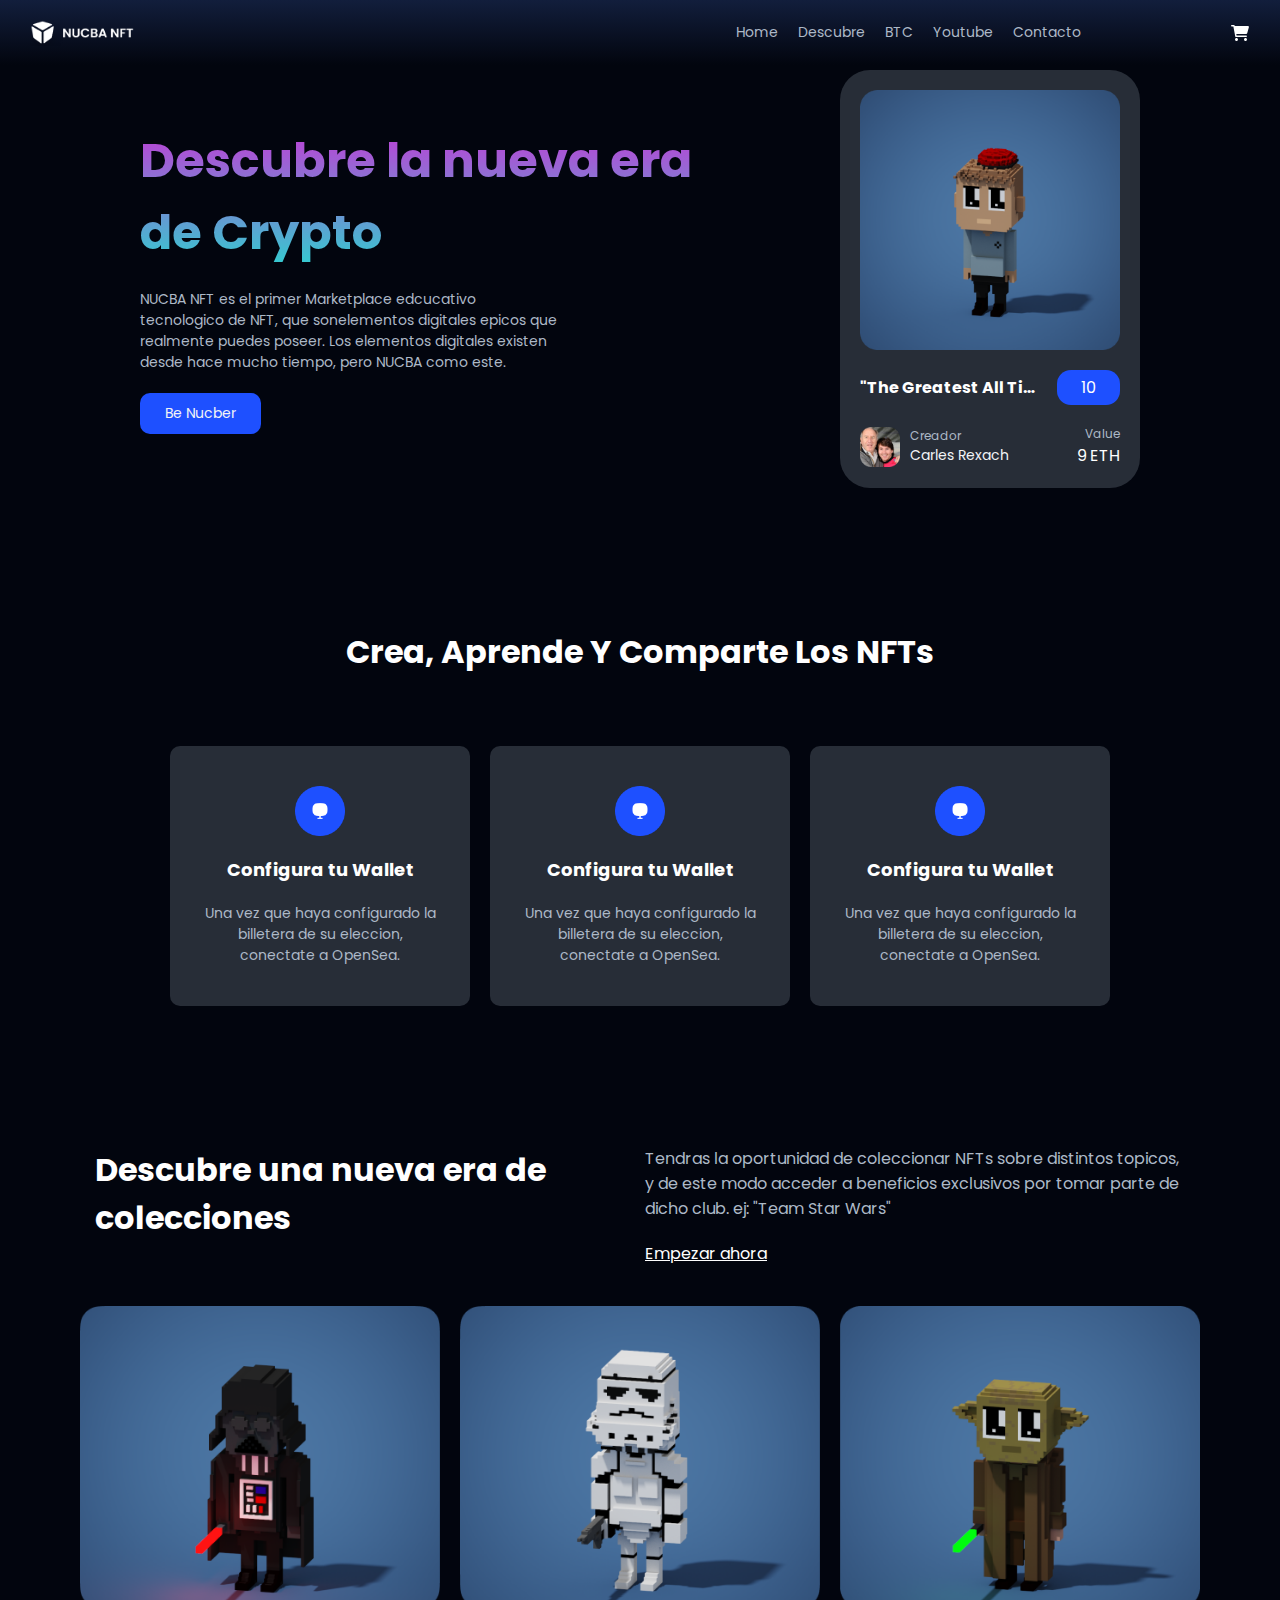
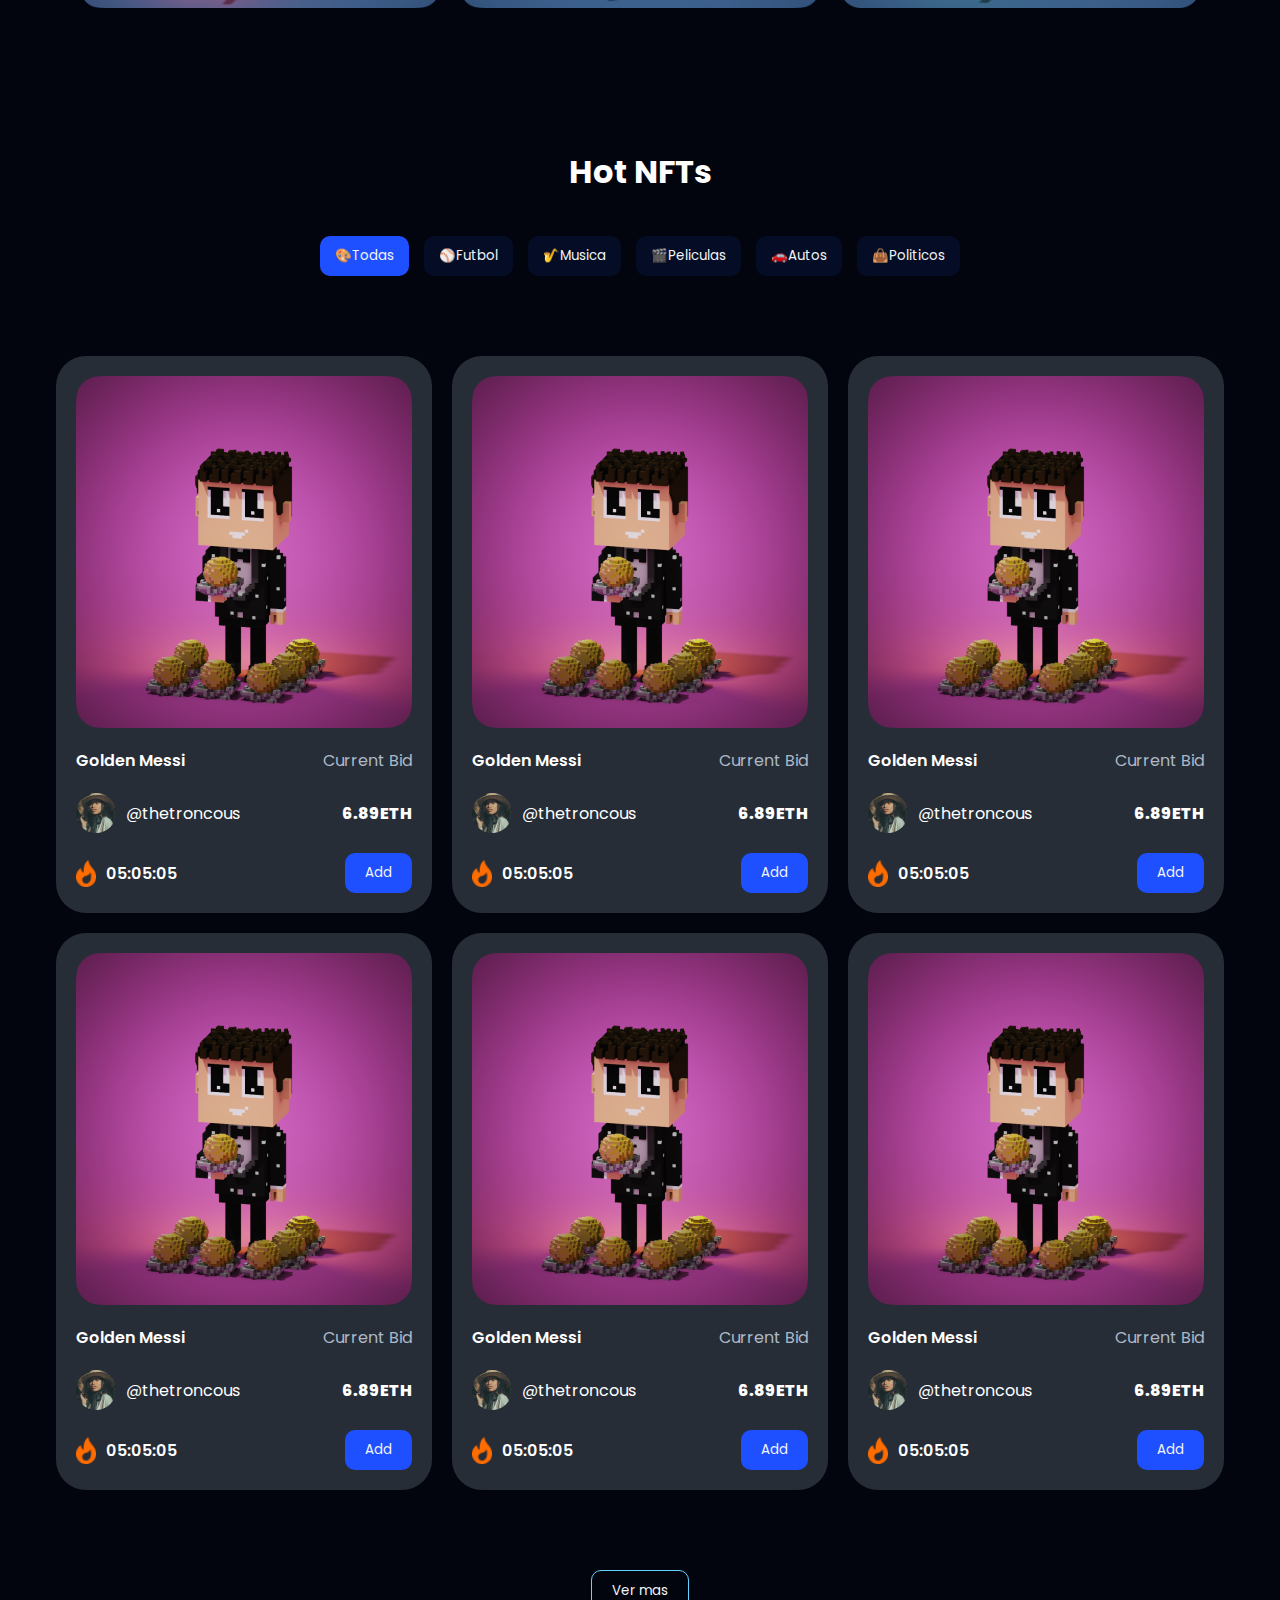
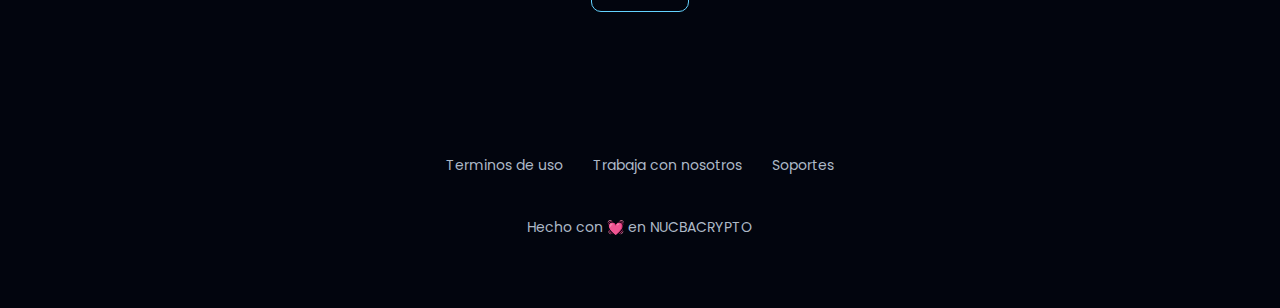
<file: index.html>
<!DOCTYPE html>
<html lang="en">
  <head>
    <meta charset="UTF-8" />
    <meta name="viewport" content="width=device-width, initial-scale=1.0" />
    <title>Nucba NFT</title>
    <link rel="stylesheet" href="./assets/style.css" />
  </head>
  <body>
    <header>
      <img src="./assets/img/logo.png" alt="logo" class="logo" />

      <nav class="navbar">
        <label for="menu-toggle" class="menu-label"
          ><img src="./assets/img/menu.png" alt="" class="menu-icon"
        /></label>
        <input type="checkbox" id="menu-toggle" />
        <ul class="navbar-list">
          <li href="#">Home</li>
          <li href="#">Descubre</li>
          <li href="#">BTC</li>
          <li href="#">Youtube</li>
          <li href="#">Contacto</li>
        </ul>
        <img src="./assets/img/cart-icon.svg" alt="carrito" class="cart-icon" />
      </nav>
    </header>
    <main>
      <!-- hero / portada -->
      <section id="hero">
        <div class="hero-info">
          <h1>Descubre la nueva era de Crypto</h1>
          <p>
            NUCBA NFT es el primer Marketplace edcucativo tecnologico de NFT,
            que sonelementos digitales epicos que realmente puedes poseer. Los
            elementos digitales existen desde hace mucho tiempo, pero
            <span>Nucba</span> como este.
          </p>
          <a href="#">Be Nucber</a>
        </div>
        <div class="hero-card">
          <img src="./assets/img/hero/hero-card.png" alt="herocart" />
          <div class="hero-card-info">
            <!-- Top -->
            <div class="hero-card-top">
              <h3>"The Greatest All Time"</h3>
              <span>10</span>
            </div>
            <!-- Bot -->
            <div class="hero-card-bottom">
              <!-- creador -->
              <div class="hero-card-creator">
                <img
                  src="./assets/img/hero/creator.png"
                  alt="imagen del usuario"
                />
                <div class="creator-info">
                  <p class="creator-title">Creador</p>
                  <p class="creator-name">Carles Rexach</p>
                </div>
              </div>
              <!-- precio -->
              <div class="hero-card-price">
                <p>Value</p>
                <span>9 ETH</span>
              </div>
            </div>
          </div>
        </div>
      </section>
      <!-- Section Info -->
      <section id="info">
        <h2><span>Crea, Aprende Y Comparte Los NFTs</span></h2>
        <div class="info-cards-container">
          <div class="info-card">
            <img src="./assets/img/info/info-icon.png" alt="Icono NFT" />
            <h3>Configura tu Wallet</h3>
            <p>
              Una vez que haya configurado la billetera de su eleccion,
              conectate a OpenSea.
            </p>
          </div>
          <div class="info-card">
            <img src="./assets/img/info/info-icon.png" alt="Icono NFT" />
            <h3>Configura tu Wallet</h3>
            <p>
              Una vez que haya configurado la billetera de su eleccion,
              conectate a OpenSea.
            </p>
          </div>
          <div class="info-card">
            <img src="./assets/img/info/info-icon.png" alt="Icono NFT" />
            <h3>Configura tu Wallet</h3>
            <p>
              Una vez que haya configurado la billetera de su eleccion,
              conectate a OpenSea.
            </p>
          </div>
        </div>
      </section>
      <!-- Section Dicover -->
      <section id="discover">
        <div class="discover-info">
          <h2>Descubre una nueva era de colecciones</h2>

          <div class="discover-text">
            <p>
              Tendras la oportunidad de coleccionar NFTs sobre distintos
              topicos, y de este modo acceder a beneficios exclusivos por tomar
              parte de dicho club. ej: "Team Star Wars"
            </p>
            <a href="#">Empezar ahora</a>
          </div>
        </div>
        <!-- contenedor 2 imagenes -->
        <div class="discover-cards">
          <img src="./assets/img/discover/darth-vader.png" alt="vader" />
          <img src="./assets/img/discover/trooper.png" alt="trooper" />
          <img src="./assets/img/discover/yoda.png" alt="yoda" />
        </div>
      </section>
      <!-- section productss -->
      <section id="products">
        <h2>Hot NFTs</h2>
        <!-- categorias -->
        <div class="categories">
          <button class="category active">🎨Todas</button>
          <button class="category">⚾Futbol</button>
          <button class="category">🎷Musica</button>
          <button class="category">🎬Peliculas</button>
          <button class="category">🚗Autos</button>
          <button class="category">👜Politicos</button>
        </div>
        <!-- products -->

        <div class="products-container">
          <!-- product 1 -->

          <div class="product">
            <img src="./assets/img/products/goldenmessi.png" alt="messi" />
            <div class="products-info">
              <!-- top -->

              <div class="product-top">
                <h3>Golden Messi</h3>
                <p>Current Bid</p>
              </div>
              <!-- mid -->

              <div class="product-mid">
                <div class="product-user">
                  <img src="./assets/img/user.png" alt="Usuario" />
                  <p>@thetroncous</p>
                </div>
                <p class="price">6.89ETH</p>
              </div>
              <!-- bot -->

              <div class="product-bot">
                <div class="offer-time">
                  <img src="./assets/img/fire.png" alt="" />
                  <p>05:05:05</p>
                </div>
                <button class="btn-add">Add</button>
              </div>
            </div>
          </div>
          <!-- product 2 -->

          <div class="product">
            <img src="./assets/img/products/goldenmessi.png" alt="messi" />
            <div class="products-info">
              <!-- top -->

              <div class="product-top">
                <h3>Golden Messi</h3>
                <p>Current Bid</p>
              </div>
              <!-- mid -->

              <div class="product-mid">
                <div class="product-user">
                  <img src="./assets/img/user.png" alt="Usuario" />
                  <p>@thetroncous</p>
                </div>
                <p class="price">6.89ETH</p>
              </div>
              <!-- bot -->

              <div class="product-bot">
                <div class="offer-time">
                  <img src="./assets/img/fire.png" alt="" />
                  <p>05:05:05</p>
                </div>
                <button class="btn-add">Add</button>
              </div>
            </div>
          </div>
          <!-- product 3 -->

          <div class="product">
            <img src="./assets/img/products/goldenmessi.png" alt="messi" />
            <div class="products-info">
              <!-- top -->

              <div class="product-top">
                <h3>Golden Messi</h3>
                <p>Current Bid</p>
              </div>
              <!-- mid -->

              <div class="product-mid">
                <div class="product-user">
                  <img src="./assets/img/user.png" alt="Usuario" />
                  <p>@thetroncous</p>
                </div>
                <p class="price">6.89ETH</p>
              </div>
              <!-- bot -->

              <div class="product-bot">
                <div class="offer-time">
                  <img src="./assets/img/fire.png" alt="" />
                  <p>05:05:05</p>
                </div>
                <button class="btn-add">Add</button>
              </div>
            </div>
          </div>
          <!-- product 4 -->

          <div class="product">
            <img src="./assets/img/products/goldenmessi.png" alt="messi" />
            <div class="products-info">
              <!-- top -->

              <div class="product-top">
                <h3>Golden Messi</h3>
                <p>Current Bid</p>
              </div>
              <!-- mid -->

              <div class="product-mid">
                <div class="product-user">
                  <img src="./assets/img/user.png" alt="Usuario" />
                  <p>@thetroncous</p>
                </div>
                <p class="price">6.89ETH</p>
              </div>
              <!-- bot -->

              <div class="product-bot">
                <div class="offer-time">
                  <img src="./assets/img/fire.png" alt="" />
                  <p>05:05:05</p>
                </div>
                <button class="btn-add">Add</button>
              </div>
            </div>
          </div>
          <!-- product 5 -->

          <div class="product">
            <img src="./assets/img/products/goldenmessi.png" alt="messi" />
            <div class="products-info">
              <!-- top -->

              <div class="product-top">
                <h3>Golden Messi</h3>
                <p>Current Bid</p>
              </div>
              <!-- mid -->

              <div class="product-mid">
                <div class="product-user">
                  <img src="./assets/img/user.png" alt="Usuario" />
                  <p>@thetroncous</p>
                </div>
                <p class="price">6.89ETH</p>
              </div>
              <!-- bot -->

              <div class="product-bot">
                <div class="offer-time">
                  <img src="./assets/img/fire.png" alt="" />
                  <p>05:05:05</p>
                </div>
                <button class="btn-add">Add</button>
              </div>
            </div>
          </div>
          <!-- product 6 -->

          <div class="product">
            <img src="./assets/img/products/goldenmessi.png" alt="messi" />
            <div class="products-info">
              <!-- top -->

              <div class="product-top">
                <h3>Golden Messi</h3>
                <p>Current Bid</p>
              </div>
              <!-- mid -->

              <div class="product-mid">
                <div class="product-user">
                  <img src="./assets/img/user.png" alt="Usuario" />
                  <p>@thetroncous</p>
                </div>
                <p class="price">6.89ETH</p>
              </div>
              <!-- bot -->

              <div class="product-bot">
                <div class="offer-time">
                  <img src="./assets/img/fire.png" alt="" />
                  <p>05:05:05</p>
                </div>
                <button class="btn-add">Add</button>
              </div>
            </div>
          </div>
        </div>
        <button class="btn-more">Ver mas</button>
      </section>
    </main>
    <!-- ===================FOOTER============== -->
    <footer>
      <ul class="footer-links">
        <li><a href="#">Terminos de uso</a></li>
        <li><a href="#">Trabaja con nosotros</a></li>
        <li><a href="#">Soportes</a></li>
      </ul>
      <p>Hecho con 💓 en <span>NUCBACRYPTO</span></p>
    </footer>
  </body>
</html>
</file>
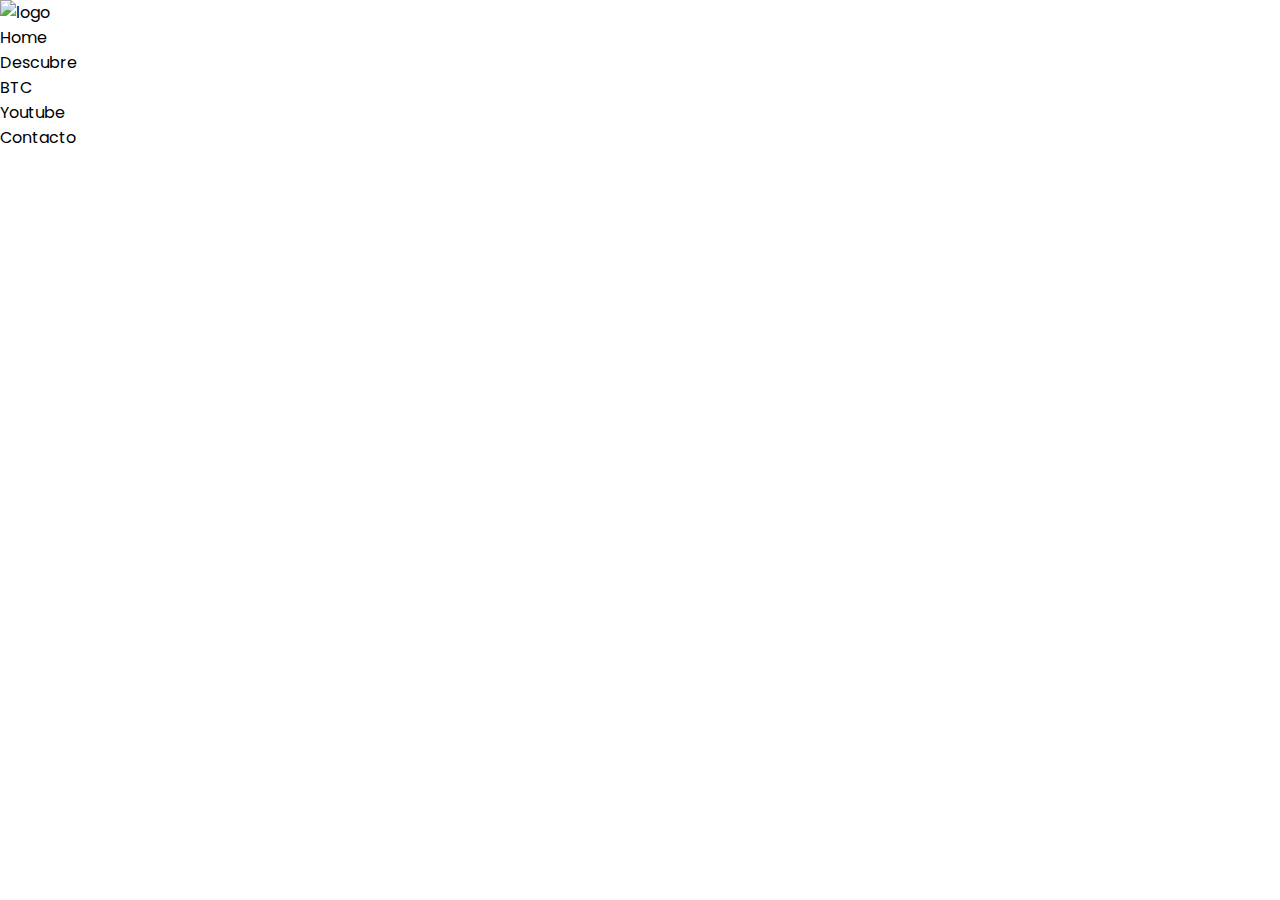
<file: practica.html>
<!DOCTYPE html>
<html lang="en">
  <head>
    <meta charset="UTF-8" />
    <meta name="viewport" content="width=device-width, initial-scale=1.0" />
    <title>practica</title>
    <link rel="stylesheet" href="./stylepractica.css" />
  </head>
  <body>
    <header>
      <img href="./assets/img/logo.png" alt="logo" class="logo" />
      <navbar class="navbar">
        <ul clas="navbar-list">
          <li href="#">Home</li>
          <li href="#">Descubre</li>
          <li href="#">BTC</li>
          <li href="#">Youtube</li>
          <li href="#">Contacto</li>
        </ul>
      </navbar>
    </header>
  </body>
</html>
</file>
<file: assets/style.css>
@import url("https://fonts.googleapis.com/css2?family=Poppins:ital,wght@0,100;0,200;0,300;0,400;0,500;0,600;0,700;0,800;0,900;1,100;1,200;1,300;1,400;1,500;1,600;1,700;1,800;1,900&display=swap");

/********************Variables*************************/
:root {
  --background: #02050e;
  --primary: #1e50ff;
  --secondary: #272d37;
  --btn-bg: #050d26;
  --bg-white: #fff;
  --bg-electric: #f0fbff;
  --nav-bg: #0f1525;

  /**********text color ******************/
  --text-gray: #adb9c7;
  --tex-white: #f3f4f6;

  /**************decoration************/
  --fire: #ff6d00;
  --electric: #64d3ff;
}
* {
  margin: 0;
  padding: 0;
  box-sizing: border-box;
  list-style: none;
  text-decoration: none;
  font-family: "Poppins", sans-serif;
  /* debugger */
  /* border: 1px solid red; */
}
/* ===============Header========================= */
header {
  /* background: var(--secondary); */
  background: linear-gradient(#121e3c, var(--background));
  position: fixed;
  width: 100%;
  display: flex;
  justify-content: space-between;
  align-items: center;
  padding: 0 30px;
  height: 65px;
}

.navbar {
  display: flex;
  align-items: center;
  justify-content: center;
}

.navbar-list {
  display: flex;
  align-items: center;
  justify-content: center;
}

.logo {
  height: 40%;
}

.navbar {
  gap: 150px;
}

.navbar-list {
  gap: 20px;
}
.navbar-list {
  color: var(--text-gray);
  font-size: 14px;
}

/* ===============================================!!!!!!Main!!!!!!!!============================================= */
main {
  display: flex;
  flex-direction: column;
  align-items: center;
  justify-content: center;
  background: var(--background);
  color: white;
}

/* =========================================Hero================================ */
#hero {
  max-width: 1200px;
  display: flex;
  justify-content: center;
  align-items: center;
  gap: 100px;
  padding: 70px 0;
}

.hero-info {
  display: flex;
  flex-direction: column;
  align-items: flex-start;
  gap: 20px;
  width: 50%;
}

.hero-info h1 {
  font-size: 48px;
  font-weight: 800px;
  /* color: var(--tex-white); */
  /* para aplicar gradiente al textooo */
  background: linear-gradient(to top, #30cfd0, #c43ad6);
  color: transparent;
  background-clip: text;
}

.hero-info p {
  font-size: 14px;
  width: 70%;
  color: var(--text-gray);
}

.hero-info span {
  font-weight: 800px;
  text-transform: uppercase;
}

.hero-info a {
  background: var(--primary);
  color: var(--tex-white);
  border-radius: 10px;
  padding: 10px 25px;
  font-size: 14px;
}

/* ===============card================ */
.hero-card {
  background: var(--secondary);
  padding: 20px;
  border-radius: 30px;
  display: flex;
  flex-direction: column;
  gap: 20px;
  width: 300px;
}

.hero-card-info {
  display: flex;
  flex-direction: column;
  gap: 20px;
}

.hero-card-top {
  display: flex;
  align-items: center;
  gap: 10px;
}

.hero-card-top h3 {
  white-space: nowrap;
  text-overflow: ellipsis;
  overflow: hidden;
  font-size: 16px;
}

.hero-card-top span {
  background: var(--primary);
  padding: 5px 24px;
  border-radius: 14px;
}

.hero-card-bottom {
  display: flex;
  justify-content: space-between;
}

.hero-card-creator {
  display: flex;
  align-items: center;
  gap: 10px;
}

.hero-card-creator img {
  height: 40px;
}

.creator-title {
  color: var(--text-gray);
  font-size: 12px;
}

.hero-card-price p {
  color: var(--text-gray);
  font-size: 12px;
}
.creator-name {
  color: var(--tex-white);
  font-size: 14px;
}

.hero-card-price {
  display: flex;
  flex-direction: column;
  align-items: flex-end;
}

.hero-card-price span {
  font-weight: 700px;
  font-size: 16px;
}

/* ======================INFO SECTION============================== */

#info {
  max-width: 1200px;
  padding: 70px 0;
  display: flex;
  flex-direction: column;
  justify-content: center;
  align-items: center;
  gap: 70px;
  /* border: 1px solid green; */
}
#info h2 {
  font-size: 32px;
  font-weight: 800px;
}

.info-cards-container {
  display: flex;
  gap: 20px;
}

.info-card {
  background: var(--secondary);
  padding: 40px 30px;
  display: flex;
  flex-direction: column;
  align-items: center;
  justify-content: center;
  text-align: center;
  gap: 20px;
  border-radius: 10px;
  max-width: 300px;
}

.info-card img {
  width: 50px;
}

.info-card h3 {
  font-size: 18px;
  font-weight: 600px;
}

.info-card p {
  font-size: 14px;
  font-weight: 300px;
  color: var(--text-gray);
}

/* ==================DISCOVER SECTION======================= */

#discover {
  max-width: 1200px;
  /* border: 1px solid blue; */
  padding: 70px 0;
}

.discover-info {
  display: flex;
  justify-content: center;
  gap: 10px;
}

.discover-info h2 {
  width: 45%;
  font-size: 32px;
  font-weight: 800px;
}

.discover-text {
  width: 45%;
  display: flex;
  flex-direction: column;
  gap: 20px;
}

.discover-text p {
  font-weight: 300px;
  color: var(--text-gray);
}

.discover-text a {
  color: var(--text-white);
  text-decoration: underline;
  font-weight: 600px;
}

.discover-cards {
  display: flex;
  align-items: center;
  justify-content: center;
  gap: 20px;
  margin-top: 40px;
}

.discover-cards img {
  width: 30%;
}

/* ============================PRODUCTS SECTIONS======================= */

#products {
  max-width: 1200px;
  /* border: 1px solid blue; */
  display: flex;
  flex-direction: column;
  justify-content: center;
  align-items: center;
  gap: 40px;
  padding: 70px 0;
}

#products h2 {
  font-size: 32px;
  font-weight: 800px;
}

.categories {
  display: flex;
  gap: 15px;
  align-items: center;
  justify-content: center;
}

.category {
  background: var(--btn-bg);
  color: var(--tex-white);
  border: none;
  padding: 10px 15px;
  border-radius: 10px;
  cursor: pointer;
}

.active {
  background: var(--primary);
}

/* ===================PRODUCTS======================= */

.products-container {
  /* border: 1px solid orange; */
  display: flex;
  flex-wrap: wrap;
  justify-content: center;
  align-items: center;
  gap: 20px;
  padding: 40px 0;
}

.product {
  background: var(--secondary);
  padding: 20px;
  border-radius: 30px;
  display: flex;
  flex-direction: column;
  gap: 20px;
}

.products-info {
  /* background: blue; */
  display: flex;
  flex-direction: column;
  gap: 20px;
}

.product-top,
.product-mid,
.product-bot {
  display: flex;
  justify-content: space-between;
  align-items: center;
}

.product-top h3 {
  font-size: 16px;
  font-weight: 600;
}

.product-top p,
.prodcut-user p {
  font-weight: 400;
  color: var(--text-gray);
}

.product-user {
  display: flex;
  align-items: center;
  gap: 10px;
}

.product-mid .price {
  font-weight: 800;
}

.offer-time {
  display: flex;
  align-items: center;
  gap: 10px;
  font-weight: 600;
}

.offer-time img {
  width: 20px;
}

.btn-add {
  background: var(--primary);
  border: none;
  color: var(--tex-white);
  padding: 10px 20px;
  border-radius: 10px;
  cursor: pointer;
}

.btn-more {
  background: none;
  color: var(--tex-white);
  border: 1px solid var(--electric);
  padding: 10px 20px;
  border-radius: 10px;
  cursor: pointer;
}

/* =========================FOOTER==================== */

footer {
  background: var(--background);
  color: var(--text-white);
  display: flex;
  flex-direction: column;
  align-items: center;
  justify-content: center;
  gap: 40px;
  padding: 70px 0;
}

footer a,
footer p {
  color: var(--text-gray);
  font-weight: 300px;
  font-size: 14px;
}

.footer-links {
  display: flex;
  gap: 30px;
}

footer span {
  font-weight: 800px;
}
#menu-toggle {
  display: none;
}
@media (min-width: 992px) {
  .menu-label {
    display: none;
  }
}

/* ######################################MEDIAQUERIES###################################### */
@media (max-width: 992px) {
  /* .hero-info * {
    border: 1px solid red;
  } */
  /* *******************header*********** */
  .navbar {
    gap: 30px;
  }

  .navbar-list {
    position: absolute;
    top: 65px;
    left: 5%;
    right: 5%;
    flex-direction: column;
    width: 90%;
    background: var(--nav-bg);
    border: 2px solid var(--electric);
    border-top: 0px;
    border-radius: 0px 0px 15px 15px;
    gap: 25px;
    padding: 45px 0;
    display: none;
  }

  .navbar-list a {
    font-size: 1.2rem;
  }

  .menu-label {
    display: flex;
    order: 2;
  }

  .menu-label img {
    width: 25px;
    height: 20px;
  }

  /* La magia de chequear y que pase algo */

  #menu-toggle:checked + .navbar-list {
    display: flex;
  }

  .hero-info {
    width: 100%;
    text-align: center;
    justify-content: center;
    align-items: center;
    gap: 40px;
    padding-top: 70px;
  }

  .hero-info h1 {
    max-width: 500px;
  }

  hero-info p {
    max-width: 600px;
  }

  .hero-card {
    display: none;
  }

  /* info */
  .info-cards-container {
    max-width: 90%;
    flex-wrap: wrap;
    justify-content: center;
  }

  /* discover */
  .discover-info {
    flex-direction: column;
    align-items: center;
    text-align: center;
    gap: 40px;
  }

  .discover-text {
    gap: 40px;
  }

  .discover-cards {
    max-width: 90%;
    flex-wrap: wrap;
    justify-content: center;
    margin: 0 auto;
  }

  .discover-cards img {
    width: 35%;
  }

  /* productos */

  .categories {
    max-width: 390px;
    flex-wrap: wrap;
  }

  .category {
    width: 900px;
  }

  .products-container {
    max-width: 900px;
  }

  .product {
    max-width: 300px;
  }
}

/* ####################Resolucion para celulares############################# */
@media (max-width: 576px) {
  .hero-info h1 {
    font-size: 2rem;
  }
  .hero-info p {
    font: 1rem;
  }

  #info h2 {
    max-width: 80%;
    text-align: center;
  }

  #discover h2 {
    width: 100%;
  }

  .discover-text {
    width: 80%;
  }

  .discover-cards {
    flex-direction: column;
  }

  .discover-cards img {
    width: 100%;
  }

  .footer-links {
    flex-direction: column;
    text-align: center;
  }
}
</file>
<file: stylepractica.css>
@import url("https://fonts.googleapis.com/css2?family=Poppins:ital,wght@0,100;0,200;0,300;0,400;0,500;0,600;0,700;0,800;0,900;1,100;1,200;1,300;1,400;1,500;1,600;1,700;1,800;1,900&display=swap");
/* Variables */
:root {
  --background: #02050e;
  --primary: #1e50ff;
  --secondary: #272d37;
  --btn-bg: #050d26;
  --bg-white: #fff;
  --bg-electric: #f0fbff;
  --nav-bg: #0f1525;

  /* text color */
  --text-gray: #adb9c7;
  --tex-white: #f3f4f6;

  /* decoration */
  --fire: #ff6d00;
  --electric: #64d3ff;
}
* {
  margin: 0;
  padding: 0;
  box-sizing: border-box;
  list-style: none;
  text-decoration: none;
  font-family: "Poppins", sans-serif;
}
</file>
